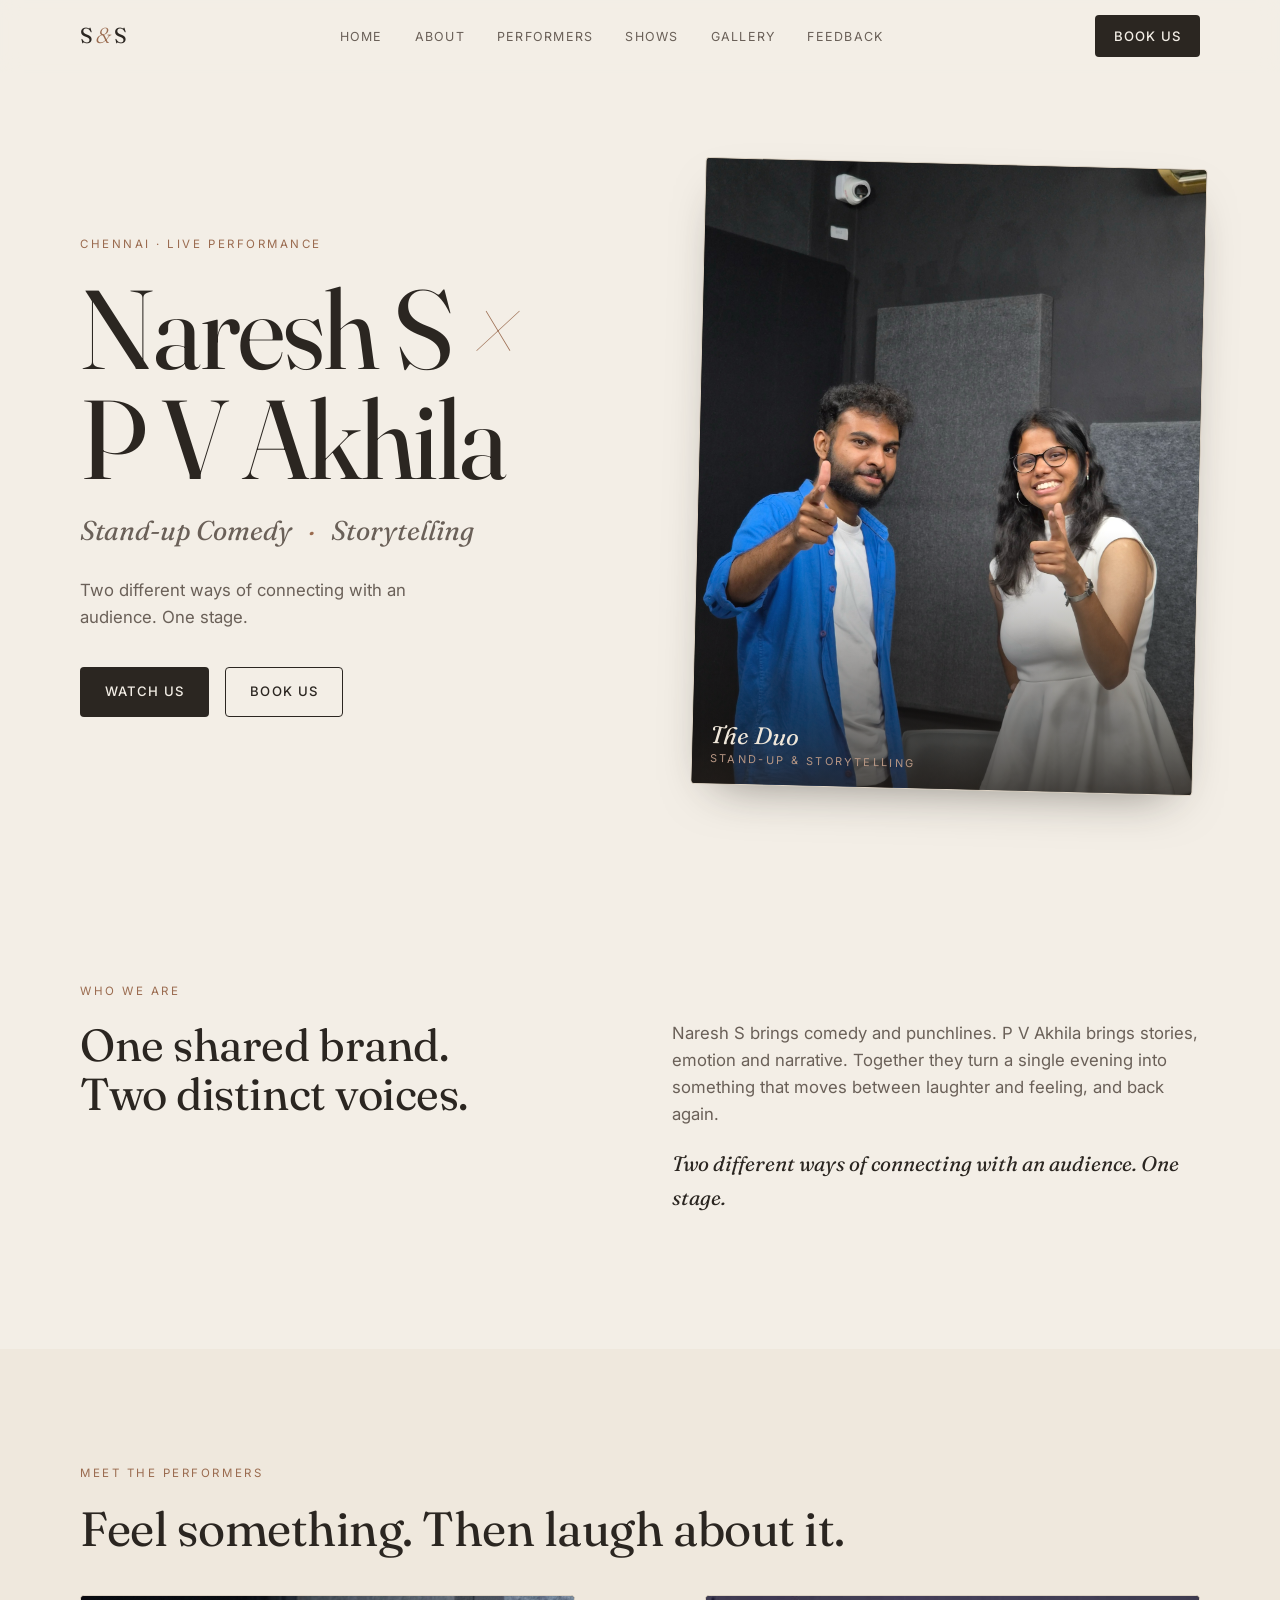
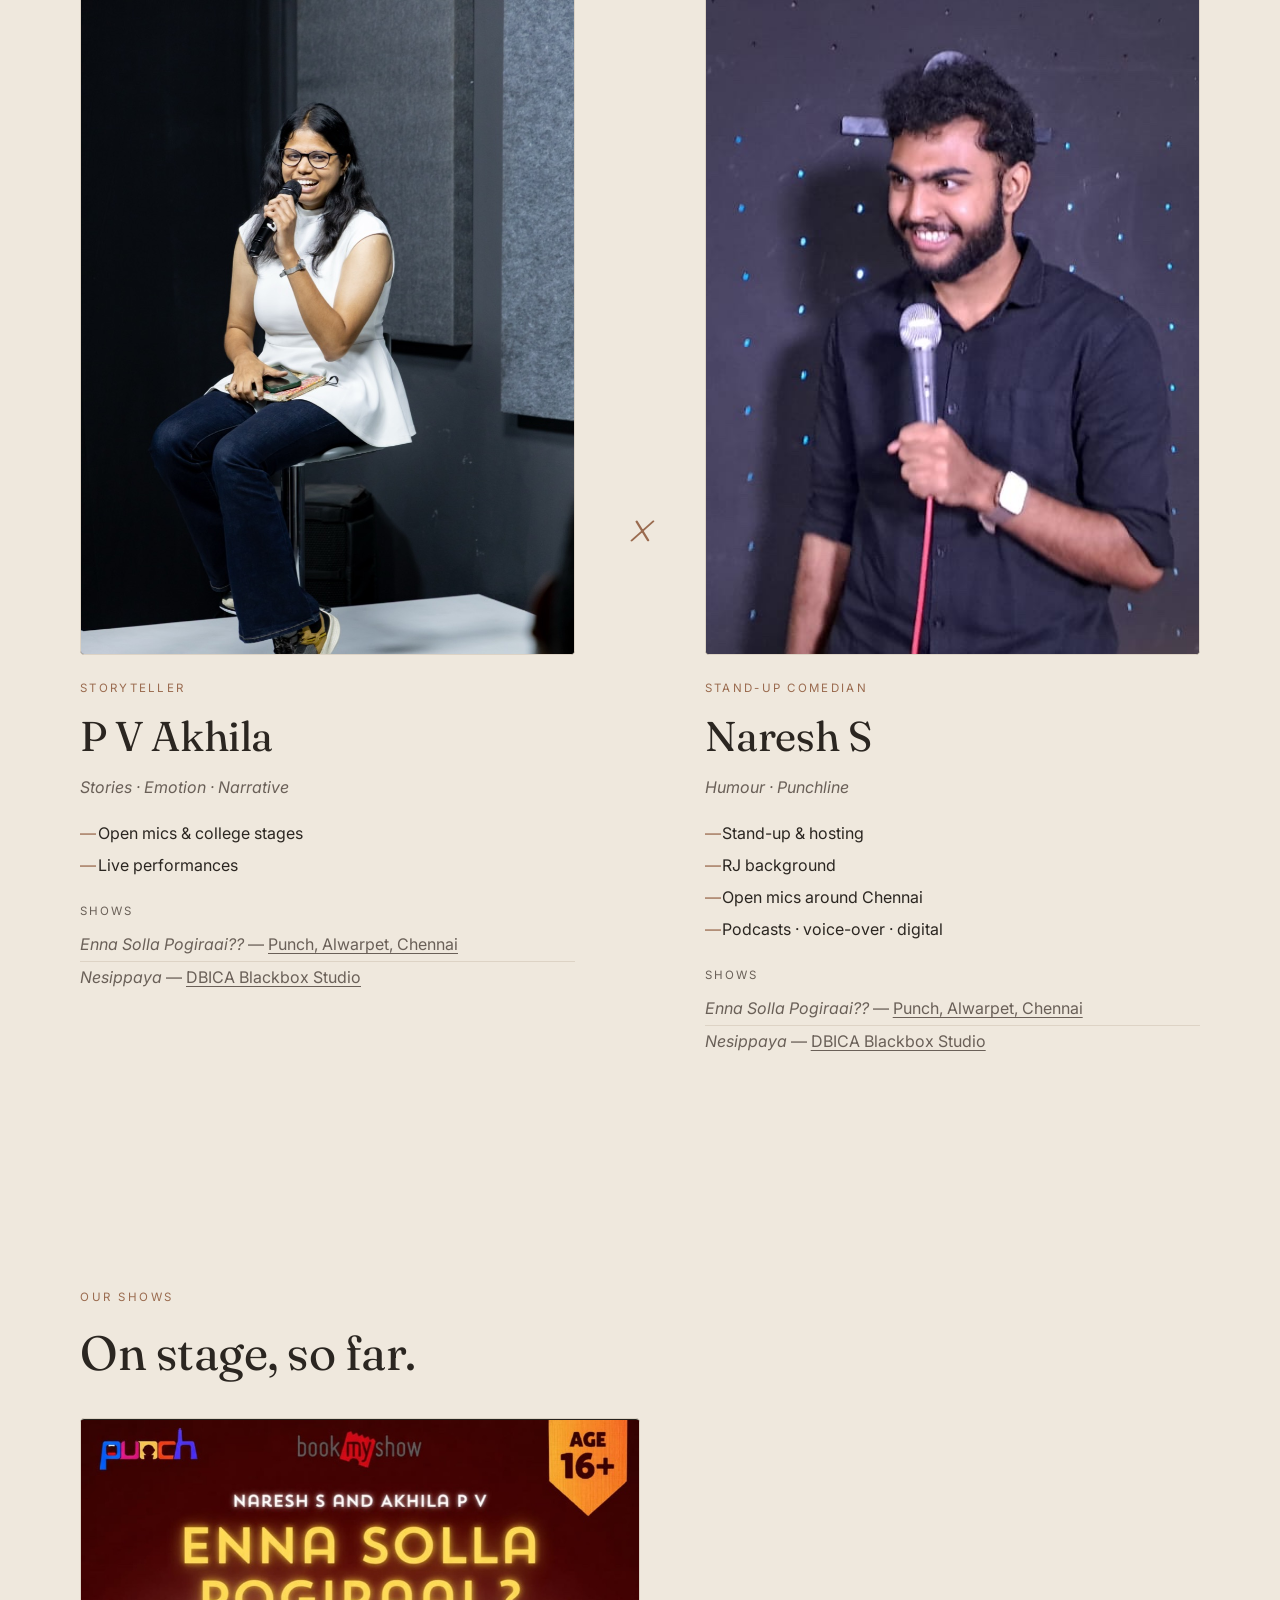
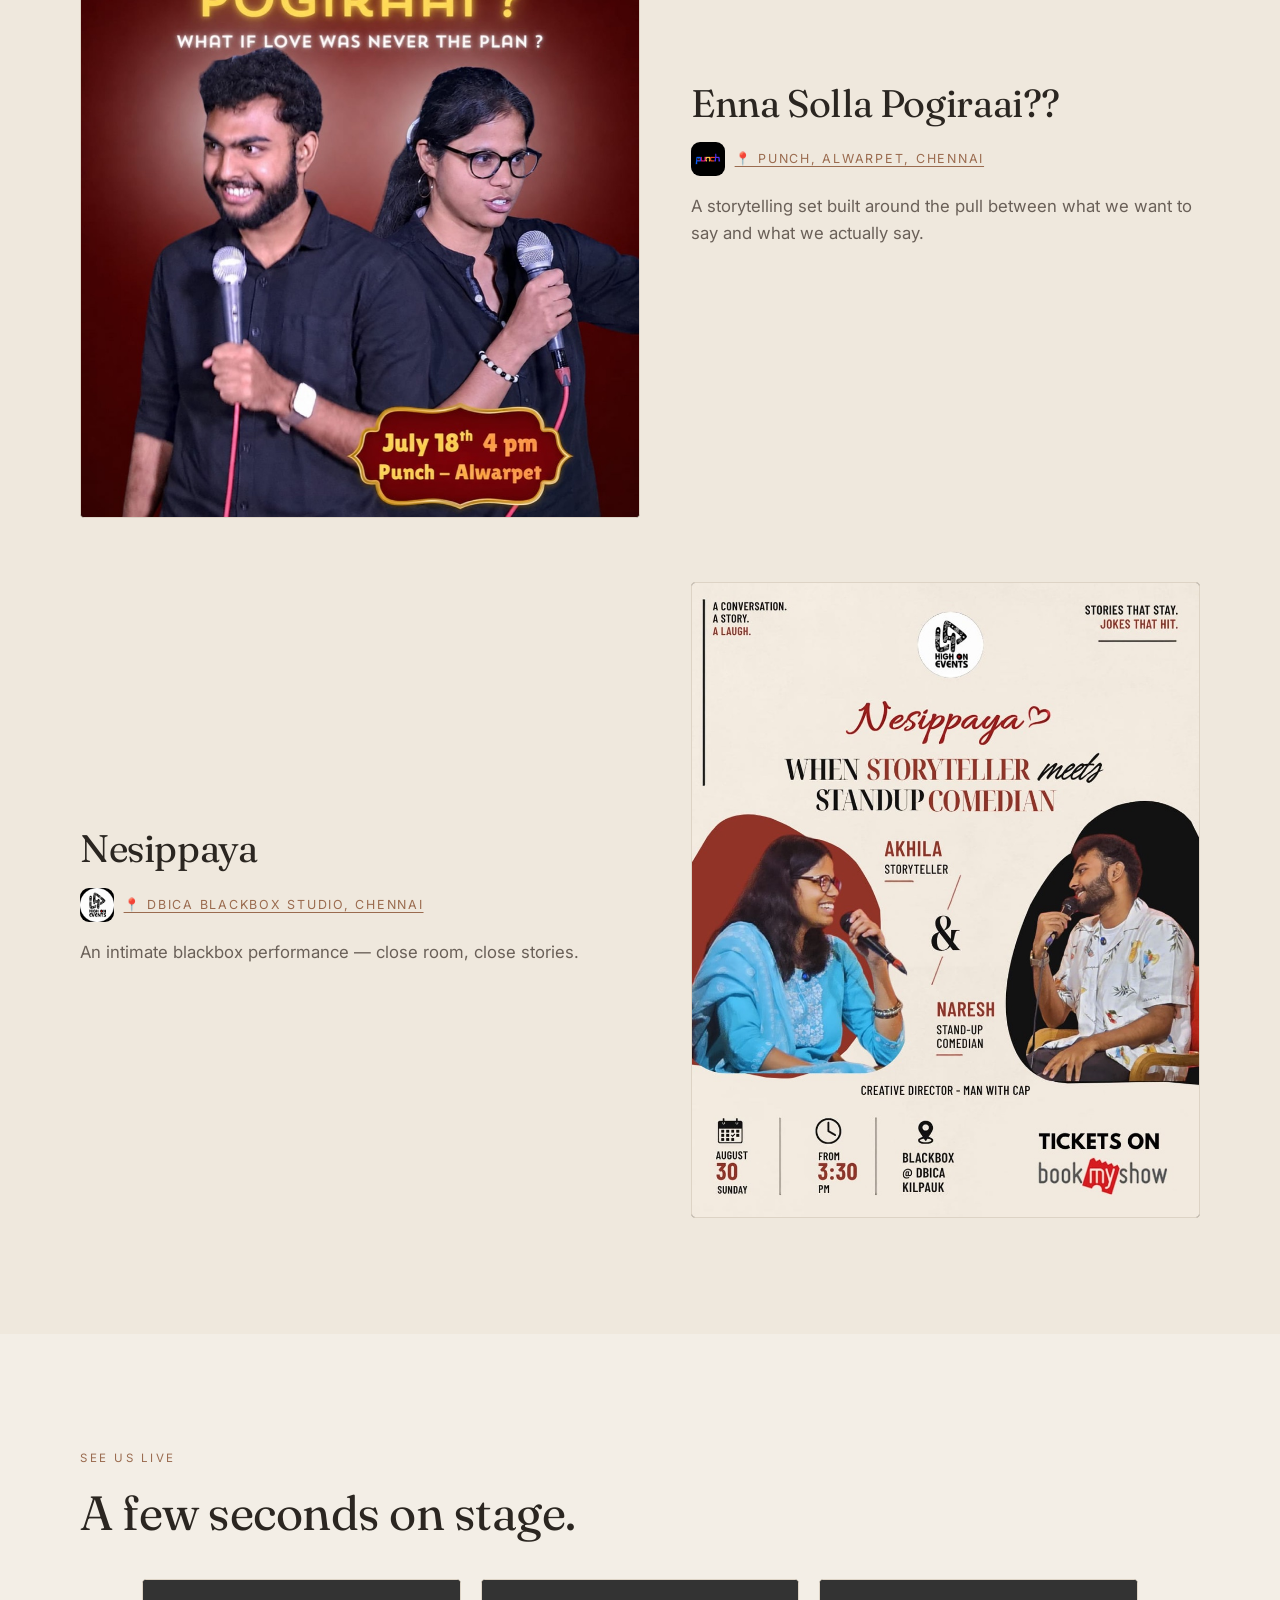
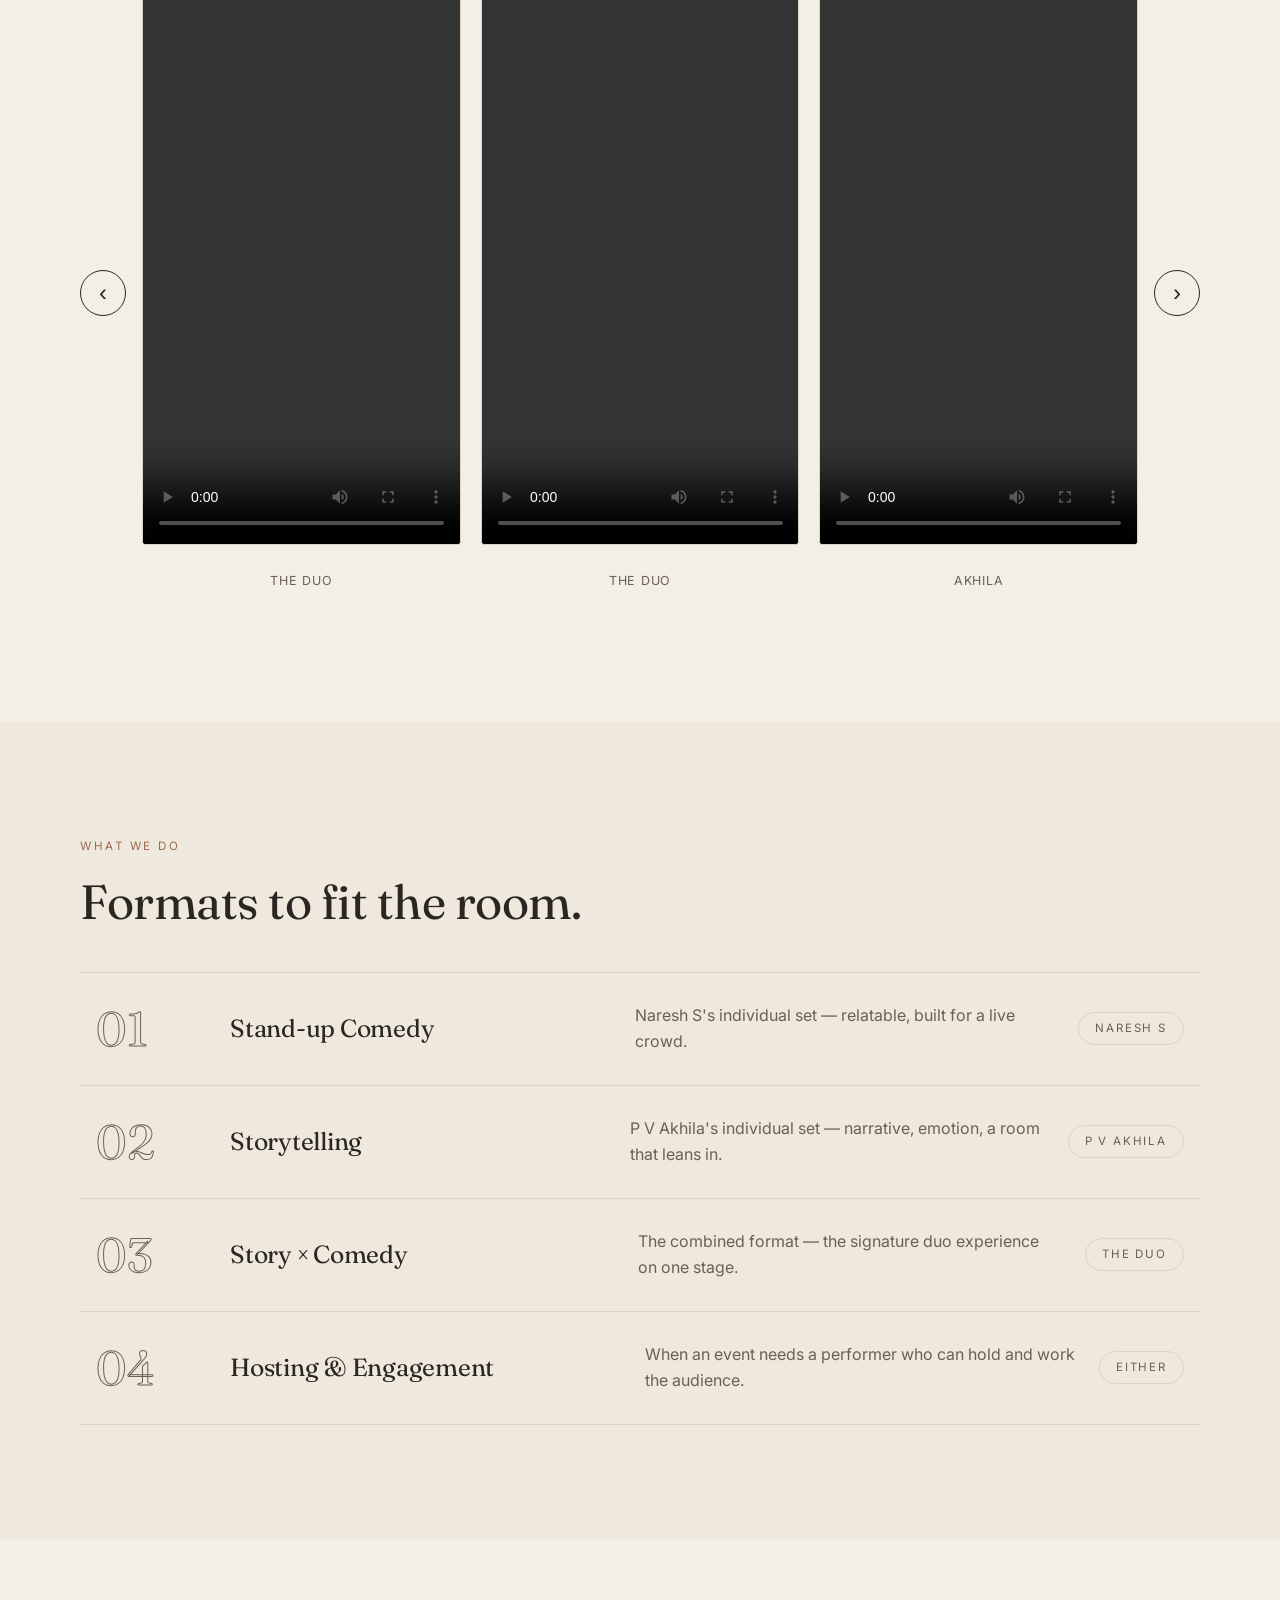
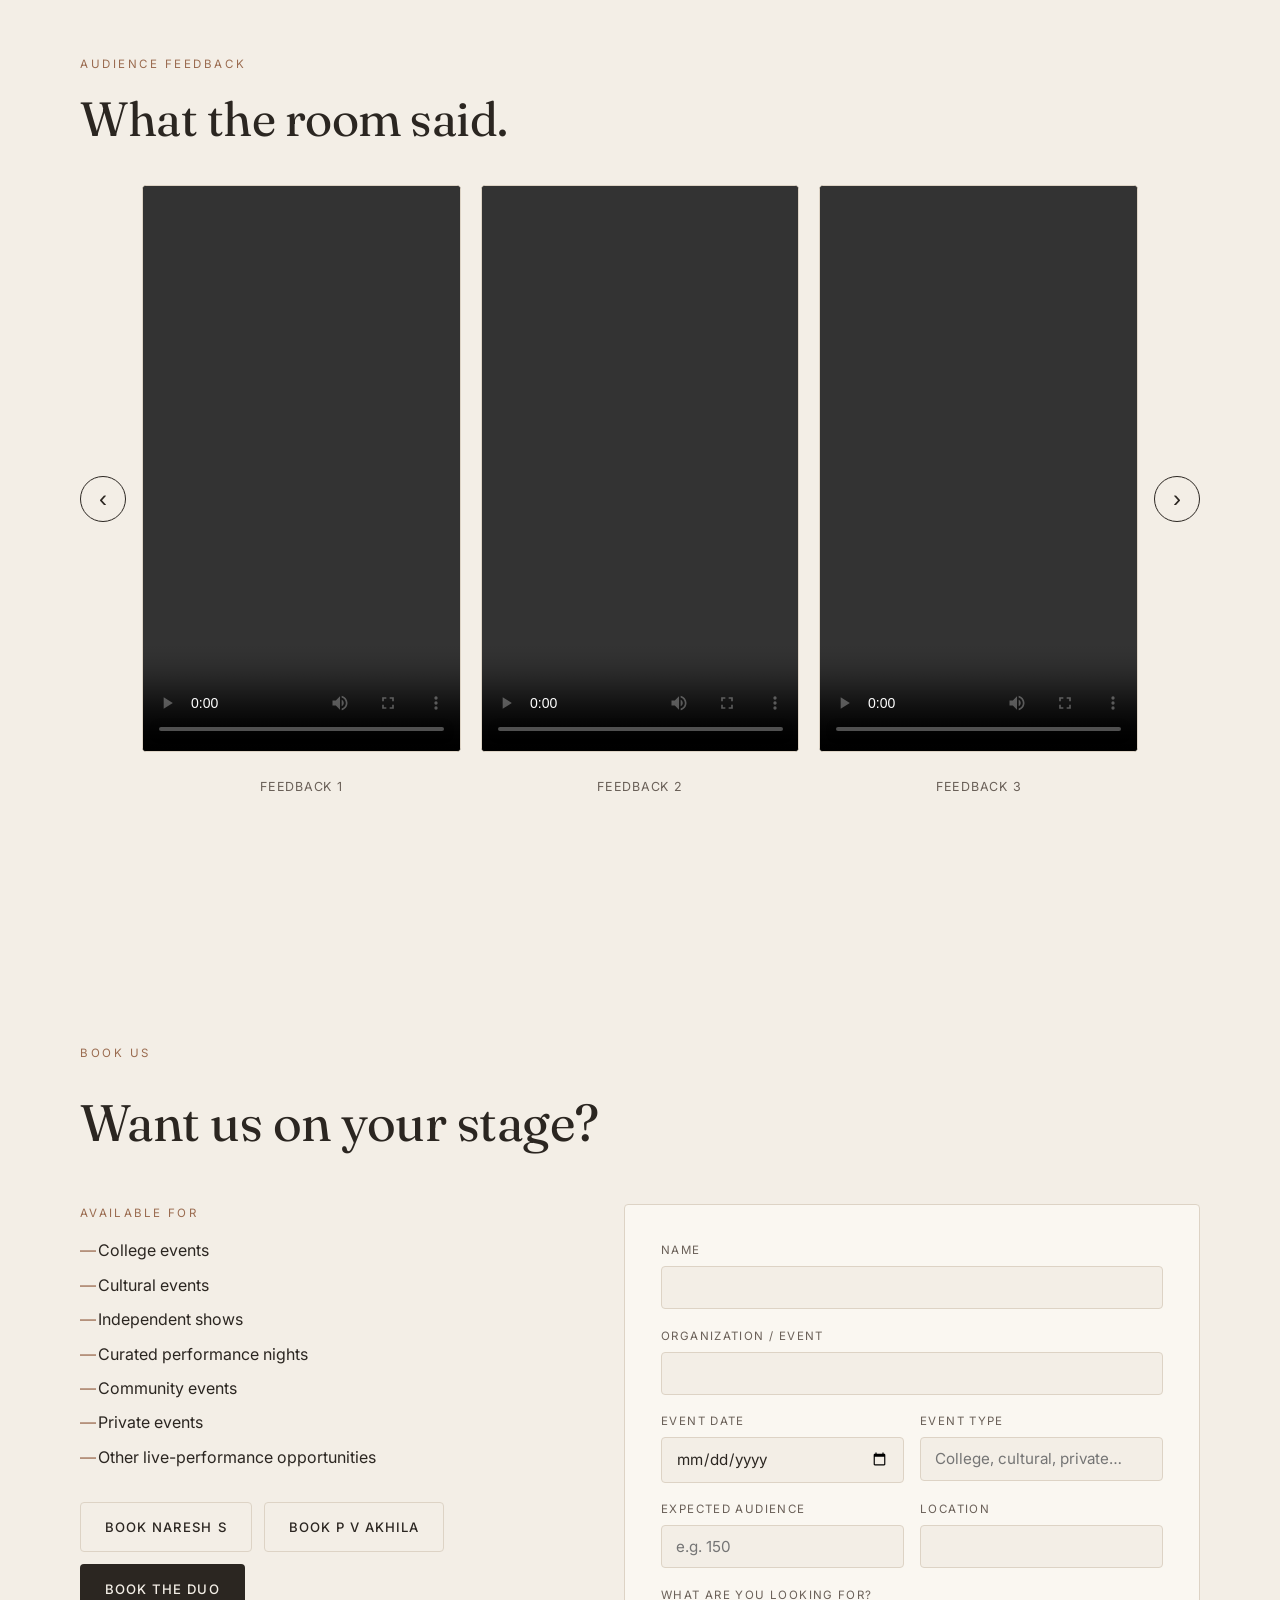
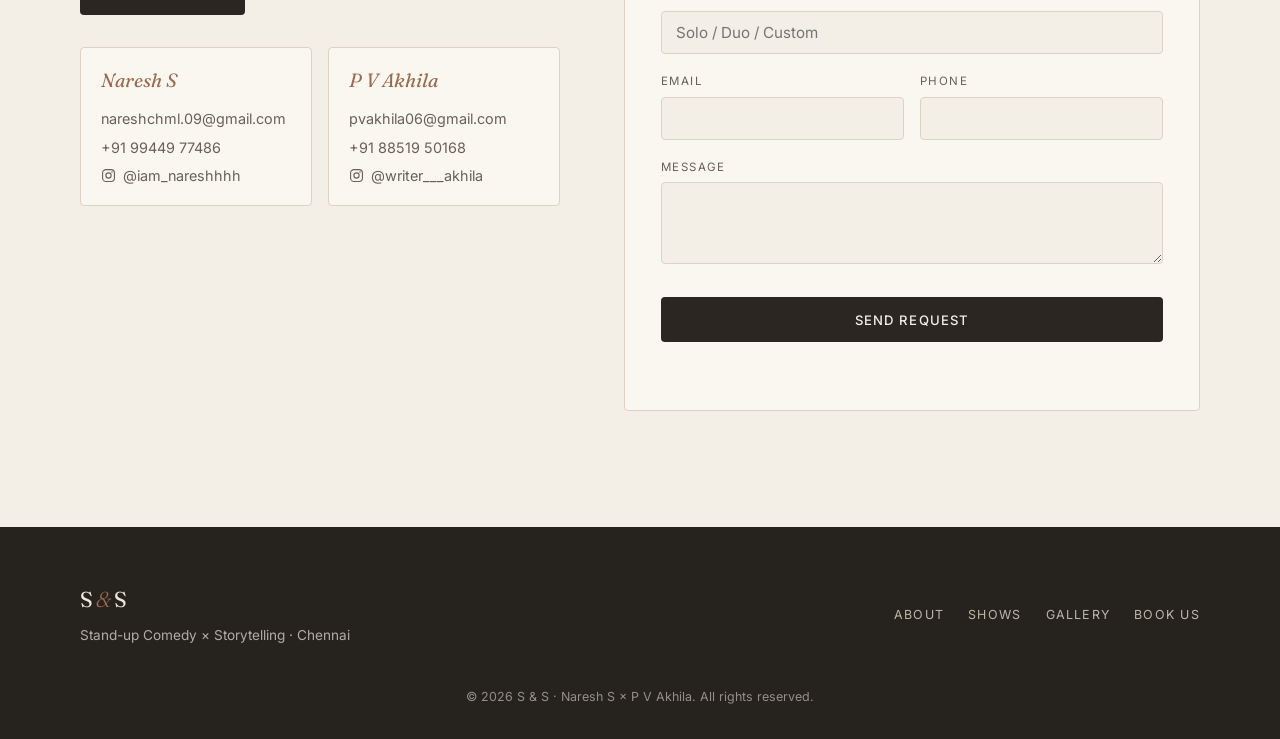
<file: index.html>
<!DOCTYPE html>
<html lang="en">
<head>
  <meta charset="UTF-8" />
  <meta name="viewport" content="width=device-width, initial-scale=1.0" />
  <title>S &amp; S — Stand-up Comedy × Storytelling | Naresh S × P V Akhila</title>
  <meta name="description" content="Naresh S × P V Akhila — one stage, two performance styles. Storytelling meets stand-up comedy. Available for college, cultural, and private events." />

  <!-- Open Graph / social preview -->
  <meta property="og:title" content="S & S — Stand-up Comedy × Storytelling" />
  <meta property="og:description" content="Where stories meet laughter. One stage, two performers." />
  <meta property="og:type" content="website" />

  <!-- Fonts: a clean serif display + humanist sans for body -->
  <link rel="preconnect" href="https://fonts.googleapis.com" />
  <link rel="preconnect" href="https://fonts.gstatic.com" crossorigin />
  <link href="https://fonts.googleapis.com/css2?family=Fraunces:ital,opsz,wght@0,9..144,300;0,9..144,400;0,9..144,500;1,9..144,400&family=Inter:wght@300;400;500;600&display=swap" rel="stylesheet" />

  <link rel="stylesheet" href="styles.css" />
</head>
<body>

  <!-- ===================== HEADER / NAV ===================== -->
  <header class="site-header" id="siteHeader">
    <div class="container header-inner">
      <a href="#home" class="brand" aria-label="S and S home">
        <span class="brand-mark">S<span class="brand-x">&amp;</span>S</span>
      </a>

      <nav class="nav" aria-label="Primary">
        <ul class="nav-list" id="navList">
          <li><a href="#home">Home</a></li>
          <li><a href="#about">About</a></li>
          <li><a href="#performers">Performers</a></li>
          <li><a href="#shows">Shows</a></li>
          <li><a href="gallery.html">Gallery</a></li>
          <li><a href="#feedback">Feedback</a></li>
        </ul>
      </nav>

      <a href="#book" class="btn btn-primary nav-cta">Book Us</a>

      <button class="nav-toggle" id="navToggle" aria-label="Open menu" aria-expanded="false" aria-controls="mobileMenu">
        <span></span><span></span><span></span>
      </button>
    </div>

    <!-- Mobile menu -->
    <div class="mobile-menu" id="mobileMenu" hidden>
      <a href="#home">Home</a>
      <a href="#about">About</a>
      <a href="#performers">Performers</a>
      <a href="#shows">Shows</a>
      <a href="gallery.html">Gallery</a>
      <a href="#feedback">Feedback</a>
      <a href="#book" class="btn btn-primary">Book Us</a>
    </div>
  </header>

  <main>

    <!-- ===================== HERO ===================== -->
    <section class="hero" id="home">
      <div class="container hero-grid">
        <div class="hero-copy">
          <p class="eyebrow reveal">Chennai · Live Performance</p>
          <h1 class="hero-title reveal">
            <span class="nowrap">Naresh S</span> <span class="amp">×</span> <span class="nowrap">P V Akhila</span>
          </h1>
          <p class="hero-sub reveal">Stand-up Comedy <span class="dot">·</span> Storytelling</p>
          <p class="hero-lede reveal">
            Two different ways of connecting with an audience. One stage.
          </p>
          <div class="hero-actions reveal">
            <a href="#watch" class="btn btn-primary">Watch Us</a>
            <a href="#book" class="btn btn-ghost">Book Us</a>
          </div>
        </div>

        <!-- Duo photo as a creative poster card on the right -->
        <div class="hero-poster reveal">
          <figure class="poster-card">
            <img src="assets/duo.jpg" alt="Naresh S and P V Akhila together at the studio, pointing at the camera" />
            <figcaption class="poster-caption">
              <span class="poster-tag">The Duo</span>
              <span class="poster-sub">Stand-up &amp; Storytelling</span>
            </figcaption>
          </figure>
        </div>
      </div>
    </section>

    <!-- ===================== WHO WE ARE ===================== -->
    <section class="section who" id="about">
      <div class="container">
        <p class="section-eyebrow reveal">Who We Are</p>
        <div class="who-grid">
          <h2 class="who-head reveal">
            One shared brand.<br />Two distinct voices.
          </h2>
          <div class="who-body reveal">
            <p>
              Naresh S brings comedy and punchlines. P V Akhila brings
              stories, emotion and narrative. Together they turn a single evening
              into something that moves between laughter and feeling, and back again.
            </p>
            <p class="who-line">
              Two different ways of connecting with an audience. One stage.
            </p>
          </div>
        </div>
      </div>
    </section>

    <!-- ===================== MEET THE PERFORMERS (50-50) ===================== -->
    <section class="section performers" id="performers">
      <div class="container">
        <p class="section-eyebrow reveal">Meet the Performers</p>
        <h2 class="section-title reveal">Feel something. Then laugh about it.</h2>

        <div class="performer-grid">
          <!-- P V AKHILA -->
          <article class="performer reveal">
            <div class="performer-photo">
              <img src="assets/akhila.jpg" alt="P V Akhila performing a storytelling set with a microphone" />
            </div>
            <div class="performer-info">
              <p class="performer-role">Storyteller</p>
              <h3 class="performer-name">P V Akhila</h3>
              <p class="performer-note">Stories · Emotion · Narrative</p>
              <ul class="performer-list">
                <li>Open mics &amp; college stages</li>
                <li>Live performances</li>
              </ul>
              <p class="performer-shows-label">Shows</p>
              <ul class="performer-shows">
                <li><em>Enna Solla Pogiraai??</em> — <a href="https://maps.google.com/?q=13.032952,80.250725" target="_blank" rel="noopener">Punch, Alwarpet, Chennai</a></li>
                <li><em>Nesippaya</em> — <a href="https://share.google/MlVk4KoKr5XiQ70pi" target="_blank" rel="noopener">DBICA Blackbox Studio</a></li>
              </ul>
            </div>
          </article>

          <!-- Center divider -->
          <div class="performer-vs reveal" aria-hidden="true"><span>×</span></div>

          <!-- NARESH S -->
          <article class="performer reveal">
            <div class="performer-photo">
              <img src="assets/naresh.jpg" alt="Naresh S performing a stand-up set with a microphone" />
            </div>
            <div class="performer-info">
              <p class="performer-role">Stand-up Comedian</p>
              <h3 class="performer-name">Naresh S</h3>
              <p class="performer-note">Humour · Punchline</p>
              <ul class="performer-list">
                <li>Stand-up &amp; hosting</li>
                <li>RJ background</li>
                <li>Open mics around Chennai</li>
                <li>Podcasts · voice-over · digital</li>
              </ul>
              <p class="performer-shows-label">Shows</p>
              <ul class="performer-shows">
                <li><em>Enna Solla Pogiraai??</em> — <a href="https://maps.google.com/?q=13.032952,80.250725" target="_blank" rel="noopener">Punch, Alwarpet, Chennai</a></li>
                <li><em>Nesippaya</em> — <a href="https://share.google/MlVk4KoKr5XiQ70pi" target="_blank" rel="noopener">DBICA Blackbox Studio</a></li>
              </ul>
            </div>
          </article>
        </div>
      </div>
    </section>

    <!-- ===================== OUR SHOWS ===================== -->
    <section class="section shows" id="shows">
      <div class="container">
        <p class="section-eyebrow reveal">Our Shows</p>
        <h2 class="section-title reveal">On stage, so far.</h2>

        <div class="show-list">
          <article class="show reveal">
            <div class="show-poster show-poster--full">
              <img src="assets/show-essp.jpg" alt="Enna Solla Pogiraai?? show poster — Punch, Alwarpet, July 18" />
            </div>
            <div class="show-info">
              <h3 class="show-name">Enna Solla Pogiraai??</h3>
              <p class="show-venue"><img src="assets/brand-punch.jpg" alt="Punch logo" class="venue-logo" /><a href="https://maps.google.com/?q=13.032952,80.250725" target="_blank" rel="noopener">📍 Punch, Alwarpet, Chennai</a></p>
              <p class="show-desc">
                A storytelling set built around the pull between what we want to
                say and what we actually say.
              </p>
            </div>
          </article>

          <article class="show reveal show--reverse">
            <div class="show-poster show-poster--full">
              <img src="assets/show-nesippaya.jpg" alt="Nesippaya show poster — Blackbox at DBICA, Kilpauk, August 30" />
            </div>
            <div class="show-info">
              <h3 class="show-name">Nesippaya</h3>
              <p class="show-venue"><img src="assets/brand-highonevents.jpg" alt="High On Events logo" class="venue-logo" /><a href="https://share.google/MlVk4KoKr5XiQ70pi" target="_blank" rel="noopener">📍 DBICA Blackbox Studio, Chennai</a></p>
              <p class="show-desc">
                An intimate blackbox performance — close room, close stories.
              </p>
            </div>
          </article>
        </div>
      </div>
    </section>

    <!-- ===================== WATCH US / SEE US LIVE ===================== -->
    <section class="section watch" id="watch">
      <div class="container">
        <p class="section-eyebrow reveal">See Us Live</p>
        <h2 class="section-title reveal">A few seconds on stage.</h2>

        <div class="feedback-carousel reveal">
          <button class="carousel-arrow" id="watchPrev" aria-label="Previous clip">&#8249;</button>
          <div class="carousel-viewport">
            <div class="carousel-track" id="watchTrack">
              <div class="carousel-slide">
                <video controls preload="metadata" playsinline src="watch-enna.mp4"></video>
                <span class="media-label">The Duo</span>
              </div>
              <div class="carousel-slide">
                <video controls preload="metadata" playsinline src="watch-nesipaya.mp4"></video>
                <span class="media-label">The Duo</span>
              </div>
              <div class="carousel-slide">
                <video controls preload="metadata" playsinline src="watch2.mp4"></video>
                <span class="media-label">Akhila</span>
              </div>
              <div class="carousel-slide">
                <video controls preload="metadata" playsinline src="watch3.mp4"></video>
                <span class="media-label">Naresh</span>
              </div>
              <div class="carousel-slide">
                <video controls preload="metadata" playsinline src="watch4.mp4"></video>
                <span class="media-label">Akhila</span>
              </div>
              <div class="carousel-slide">
                <video controls preload="metadata" playsinline src="watch5.mp4"></video>
                <span class="media-label">Naresh</span>
              </div>
            </div>
          </div>
          <button class="carousel-arrow" id="watchNext" aria-label="Next clip">&#8250;</button>
        </div>
      </div>
    </section>

    <!-- ===================== WHAT WE DO ===================== -->
    <section class="section do" id="what-we-do">
      <div class="container">
        <p class="section-eyebrow reveal">What We Do</p>
        <h2 class="section-title reveal">Formats to fit the room.</h2>

        <div class="format-list">
          <article class="format-row reveal">
            <span class="format-num" aria-hidden="true">01</span>
            <h3 class="format-name">Stand-up Comedy</h3>
            <p class="format-desc">Naresh S's individual set — relatable, built for a live crowd.</p>
            <span class="format-who">Naresh S</span>
          </article>
          <article class="format-row reveal">
            <span class="format-num" aria-hidden="true">02</span>
            <h3 class="format-name">Storytelling</h3>
            <p class="format-desc">P V Akhila's individual set — narrative, emotion, a room that leans in.</p>
            <span class="format-who">P V Akhila</span>
          </article>
          <article class="format-row reveal">
            <span class="format-num" aria-hidden="true">03</span>
            <h3 class="format-name">Story × Comedy</h3>
            <p class="format-desc">The combined format — the signature duo experience on one stage.</p>
            <span class="format-who">The Duo</span>
          </article>
          <article class="format-row reveal">
            <span class="format-num" aria-hidden="true">04</span>
            <h3 class="format-name">Hosting &amp; Engagement</h3>
            <p class="format-desc">When an event needs a performer who can hold and work the audience.</p>
            <span class="format-who">Either</span>
          </article>
        </div>
      </div>
    </section>

    <!-- ===================== AUDIENCE FEEDBACK ===================== -->
    <section class="section feedback" id="feedback">
      <div class="container">
        <p class="section-eyebrow reveal">Audience Feedback</p>
        <h2 class="section-title reveal">What the room said.</h2>

        <div class="feedback-carousel reveal">
          <button class="carousel-arrow" id="fbPrev" aria-label="Previous feedback">&#8249;</button>
          <div class="carousel-viewport">
            <div class="carousel-track" id="fbTrack">
              <div class="carousel-slide">
                <video controls preload="metadata" playsinline src="feedback1.mp4"></video>
                <span class="media-label">Feedback 1</span>
              </div>
              <div class="carousel-slide">
                <video controls preload="metadata" playsinline src="feedback2.mp4"></video>
                <span class="media-label">Feedback 2</span>
              </div>
              <div class="carousel-slide">
                <video controls preload="metadata" playsinline src="feedback3.mp4"></video>
                <span class="media-label">Feedback 3</span>
              </div>
              <div class="carousel-slide">
                <video controls preload="metadata" playsinline src="feedback4.mp4"></video>
                <span class="media-label">Feedback 4</span>
              </div>
              <div class="carousel-slide">
                <video controls preload="metadata" playsinline src="feedback5.mp4"></video>
                <span class="media-label">Feedback 5</span>
              </div>
              <div class="carousel-slide">
                <video controls preload="metadata" playsinline src="feedback6.mp4"></video>
                <span class="media-label">Feedback 6</span>
              </div>
            </div>
          </div>
          <button class="carousel-arrow" id="fbNext" aria-label="Next feedback">&#8250;</button>
        </div>
      </div>
    </section>

    <!-- ===================== BOOK / CONTACT ===================== -->
    <section class="section book" id="book">
      <div class="container">
        <p class="section-eyebrow reveal">Book Us</p>
        <h2 class="book-title reveal">Want us on your stage?</h2>

        <div class="book-grid">
          <div class="book-left reveal">
            <p class="book-avail-label">Available for</p>
            <ul class="book-avail">
              <li>College events</li>
              <li>Cultural events</li>
              <li>Independent shows</li>
              <li>Curated performance nights</li>
              <li>Community events</li>
              <li>Private events</li>
              <li>Other live-performance opportunities</li>
            </ul>

            <div class="book-cta-row">
              <a href="#form" class="btn btn-outline" data-book="Naresh S">Book Naresh S</a>
              <a href="#form" class="btn btn-outline" data-book="P V Akhila">Book P V Akhila</a>
              <a href="#form" class="btn btn-primary" data-book="The Duo">Book the Duo</a>
            </div>

            <div class="contact-direct">
              <div class="contact-card">
                <p class="contact-who">Naresh S</p>
                <a href="mailto:nareshchml.09@gmail.com">nareshchml.09@gmail.com</a>
                <a href="tel:+919944977486">+91 99449 77486</a>
                <a class="contact-ig" href="https://www.instagram.com/iam_nareshhhh" target="_blank" rel="noopener" aria-label="Naresh S on Instagram">
                  <svg viewBox="0 0 24 24" width="15" height="15" fill="none" stroke="currentColor" stroke-width="1.8" stroke-linecap="round" stroke-linejoin="round" aria-hidden="true"><rect x="2.5" y="2.5" width="19" height="19" rx="5.5"/><circle cx="12" cy="12" r="4.2"/><circle cx="17.6" cy="6.4" r="1.2" fill="currentColor" stroke="none"/></svg>
                  <span>@iam_nareshhhh</span>
                </a>
              </div>
              <div class="contact-card">
                <p class="contact-who">P V Akhila</p>
                <a href="mailto:pvakhila06@gmail.com">pvakhila06@gmail.com</a>
                <a href="tel:+918851950168">+91 88519 50168</a>
                <a class="contact-ig" href="https://www.instagram.com/writer___akhila" target="_blank" rel="noopener" aria-label="P V Akhila on Instagram">
                  <svg viewBox="0 0 24 24" width="15" height="15" fill="none" stroke="currentColor" stroke-width="1.8" stroke-linecap="round" stroke-linejoin="round" aria-hidden="true"><rect x="2.5" y="2.5" width="19" height="19" rx="5.5"/><circle cx="12" cy="12" r="4.2"/><circle cx="17.6" cy="6.4" r="1.2" fill="currentColor" stroke="none"/></svg>
                  <span>@writer___akhila</span>
                </a>
              </div>
            </div>
          </div>

          <!-- Contact form: submits by opening a pre-filled email (no backend needed).
               Recipient is chosen from the Book buttons via data-mailto on the form. -->
          <form class="book-form reveal" id="form"
                data-mail-naresh="nareshchml.09@gmail.com"
                data-mail-akhila="pvakhila06@gmail.com">
            <div class="field">
              <label for="f-name">Name</label>
              <input type="text" id="f-name" name="name" required />
            </div>
            <div class="field">
              <label for="f-org">Organization / Event</label>
              <input type="text" id="f-org" name="organization" />
            </div>
            <div class="field-row">
              <div class="field">
                <label for="f-date">Event date</label>
                <input type="date" id="f-date" name="event_date" />
              </div>
              <div class="field">
                <label for="f-type">Event type</label>
                <input type="text" id="f-type" name="event_type" placeholder="College, cultural, private…" />
              </div>
            </div>
            <div class="field-row">
              <div class="field">
                <label for="f-audience">Expected audience</label>
                <input type="text" id="f-audience" name="audience" placeholder="e.g. 150" />
              </div>
              <div class="field">
                <label for="f-location">Location</label>
                <input type="text" id="f-location" name="location" />
              </div>
            </div>
            <div class="field">
              <label for="f-looking">What are you looking for?</label>
              <input type="text" id="f-looking" name="looking_for" placeholder="Solo / Duo / Custom" />
              <!-- Set by the Book buttons; hidden so it posts cleanly -->
              <input type="hidden" id="f-booking" name="booking_choice" value="" />
            </div>
            <div class="field-row">
              <div class="field">
                <label for="f-email">Email</label>
                <input type="email" id="f-email" name="email" required />
              </div>
              <div class="field">
                <label for="f-phone">Phone</label>
                <input type="tel" id="f-phone" name="phone" />
              </div>
            </div>
            <div class="field">
              <label for="f-message">Message</label>
              <textarea id="f-message" name="message" rows="3"></textarea>
            </div>

            <button type="submit" class="btn btn-primary btn-block">Send Request</button>
            <p class="form-note" id="formNote" role="status"></p>
          </form>
        </div>
      </div>
    </section>
  </main>

  <!-- ===================== FOOTER ===================== -->
  <footer class="site-footer">
    <div class="container footer-inner">
      <div class="footer-brand">
        <span class="brand-mark">S<span class="brand-x">&amp;</span>S</span>
        <p>Stand-up Comedy × Storytelling · Chennai</p>
      </div>
      <div class="footer-links">
        <a href="#about">About</a>
        <a href="#shows">Shows</a>
        <a href="gallery.html">Gallery</a>
        <a href="#book">Book Us</a>
      </div>
    </div>
    <p class="footer-copy">© <span id="year"></span> S &amp; S · Naresh S × P V Akhila. All rights reserved.</p>
  </footer>

  <script src="script.js"></script>
</body>
</html>
</file>
<file: styles.css>
/* ============================================================
   Naresh × Akhila — beige / minimalist / formal
   ============================================================ */

:root {
  /* Palette — warm beige, ink, muted accents */
  --bg:        #f3eee6;   /* page beige */
  --bg-soft:   #efe8dd;   /* soft panels */
  --bg-card:   #faf7f1;   /* raised cards */
  --ink:       #2b2621;   /* near-black warm */
  --ink-soft:  #6a6058;   /* muted text */
  --line:      #ddd3c5;   /* hairlines */
  --accent:    #9a6b4f;   /* terracotta-brown accent */
  --accent-2:  #4a4b3f;   /* olive-ink (storytelling) */
  --dark:      #26231e;   /* dark surfaces */
  --dark-ink:  #efe7da;   /* text on dark */

  --maxw: 1120px;
  --radius: 4px;
  --ease: cubic-bezier(0.22, 1, 0.36, 1);

  --font-display: "Fraunces", Georgia, "Times New Roman", serif;
  --font-body: "Inter", system-ui, -apple-system, sans-serif;
}

/* ---------- Reset ---------- */
*, *::before, *::after { box-sizing: border-box; }
html { scroll-behavior: smooth; -webkit-text-size-adjust: 100%; }
body {
  margin: 0;
  background: var(--bg);
  color: var(--ink);
  font-family: var(--font-body);
  font-weight: 400;
  line-height: 1.6;
  -webkit-font-smoothing: antialiased;
  text-rendering: optimizeLegibility;
}
img { max-width: 100%; display: block; }
a { color: inherit; text-decoration: none; }
ul, ol { margin: 0; padding: 0; list-style: none; }
h1, h2, h3 { margin: 0; font-family: var(--font-display); font-weight: 400; letter-spacing: -0.01em; }

.container { width: min(100% - 2.5rem, var(--maxw)); margin-inline: auto; }

/* ---------- Buttons ---------- */
.btn {
  display: inline-flex;
  align-items: center;
  justify-content: center;
  gap: .5rem;
  padding: .85rem 1.5rem;
  font-family: var(--font-body);
  font-size: .82rem;
  font-weight: 500;
  letter-spacing: .08em;
  text-transform: uppercase;
  border-radius: var(--radius);
  border: 1px solid transparent;
  cursor: pointer;
  transition: all .3s var(--ease);
  white-space: nowrap;
}
.btn-primary { background: var(--ink); color: var(--bg); }
.btn-primary:hover { background: var(--accent); }
.btn-ghost { background: transparent; color: var(--ink); border-color: var(--ink); }
.btn-ghost:hover { background: var(--ink); color: var(--bg); }
.btn-outline { background: transparent; color: var(--ink); border-color: var(--line); }
.btn-outline:hover { border-color: var(--ink); background: var(--bg-card); }
.btn-block { width: 100%; margin-top: .5rem; }

/* ---------- Header ---------- */
.site-header {
  position: sticky;
  top: 0;
  z-index: 50;
  background: color-mix(in srgb, var(--bg) 85%, transparent);
  backdrop-filter: blur(10px);
  border-bottom: 1px solid transparent;
  transition: border-color .3s var(--ease), background .3s var(--ease);
}
.site-header.scrolled { border-bottom-color: var(--line); }
.header-inner { display: flex; align-items: center; justify-content: space-between; height: 72px; }

.brand-mark { font-family: var(--font-display); font-size: 1.35rem; letter-spacing: .02em; }
.brand-x { color: var(--accent); margin: 0 .12em; font-style: italic; font-weight: 300; }

.nav-list { display: flex; gap: 2rem; }
.nav-list a {
  font-size: .78rem;
  letter-spacing: .1em;
  text-transform: uppercase;
  color: var(--ink-soft);
  position: relative;
  padding: .25rem 0;
  transition: color .25s var(--ease);
}
.nav-list a::after {
  content: "";
  position: absolute;
  left: 0; bottom: -2px;
  width: 0; height: 1px;
  background: var(--accent);
  transition: width .3s var(--ease);
}
.nav-list a:hover { color: var(--ink); }
.nav-list a:hover::after { width: 100%; }

.nav-cta { padding: .6rem 1.1rem; }

/* Mobile toggle */
.nav-toggle {
  display: none;
  flex-direction: column;
  gap: 5px;
  background: none;
  border: 0;
  cursor: pointer;
  padding: 8px;
}
.nav-toggle span { width: 24px; height: 2px; background: var(--ink); transition: all .3s var(--ease); }
.nav-toggle.open span:nth-child(1) { transform: translateY(7px) rotate(45deg); }
.nav-toggle.open span:nth-child(2) { opacity: 0; }
.nav-toggle.open span:nth-child(3) { transform: translateY(-7px) rotate(-45deg); }

.mobile-menu { display: none; flex-direction: column; gap: .25rem; padding: 1rem 1.25rem 1.5rem; border-bottom: 1px solid var(--line); }
.mobile-menu a { padding: .75rem .25rem; font-size: .9rem; letter-spacing: .06em; text-transform: uppercase; color: var(--ink-soft); border-bottom: 1px solid var(--line); }
.mobile-menu a:last-child { border-bottom: 0; margin-top: .75rem; }
.mobile-menu .btn { color: var(--bg); }

/* ---------- Section scaffolding ---------- */
.section { padding: clamp(4rem, 9vw, 8rem) 0; }
.section-eyebrow,
.eyebrow {
  font-size: .72rem;
  letter-spacing: .22em;
  text-transform: uppercase;
  color: var(--accent);
  margin: 0 0 1.25rem;
}
.section-eyebrow.light { color: color-mix(in srgb, var(--accent) 60%, #fff); }
.section-title { font-size: clamp(1.9rem, 4vw, 3rem); line-height: 1.08; margin-bottom: 1rem; }
.section-lede { max-width: 46ch; color: var(--ink-soft); margin: 0 0 2.5rem; }

/* ---------- Hero ---------- */
.hero { padding-top: clamp(3rem, 7vw, 6rem); padding-bottom: clamp(3rem, 6vw, 5rem); }
.hero-inner { text-align: center; }
.hero-title {
  font-size: clamp(2.8rem, 10vw, 7rem);
  line-height: 0.98;
  letter-spacing: -0.02em;
}
.hero-title .amp { color: var(--accent); font-style: italic; font-weight: 300; }
.hero-sub {
  font-family: var(--font-display);
  font-style: italic;
  font-size: clamp(1.1rem, 3vw, 1.7rem);
  color: var(--ink-soft);
  margin: 1rem 0 0;
}
.hero-sub .dot { color: var(--accent); margin: 0 .4em; }
.hero-lede { max-width: 30ch; margin: 1.5rem auto 2.25rem; color: var(--ink-soft); font-size: 1.05rem; }
.hero-actions { display: flex; gap: 1rem; justify-content: center; flex-wrap: wrap; }

/* Two-column hero: copy left, duo poster right */
.hero-grid {
  display: grid;
  grid-template-columns: 1.05fr 0.95fr;
  gap: clamp(2rem, 5vw, 4.5rem);
  align-items: center;
}
.hero-copy { text-align: left; }
.hero-copy .hero-lede { margin-left: 0; margin-right: 0; }
.hero-copy .hero-actions { justify-content: flex-start; }

/* Duo photo styled as a creative poster card */
.hero-poster { perspective: 1200px; }
.poster-card {
  margin: 0;
  position: relative;
  aspect-ratio: 4 / 5;
  border-radius: var(--radius);
  overflow: hidden;
  border: 1px solid var(--line);
  background: var(--dark);
  box-shadow: 0 20px 50px -24px rgba(38, 35, 30, 0.55);
  transform: rotate(1.4deg);
  transition: transform .5s var(--ease);
}
.hero-poster:hover .poster-card { transform: rotate(0deg) translateY(-4px); }
.poster-card img {
  width: 100%;
  height: 100%;
  object-fit: cover;
  object-position: center 30%;
  display: block;
}
.poster-card::after {
  content: "";
  position: absolute;
  inset: 0;
  pointer-events: none;
  background: linear-gradient(to top, rgba(26,23,20,.72) 0%, rgba(26,23,20,0) 42%);
}
.poster-caption {
  position: absolute;
  left: 1.1rem;
  bottom: 1rem;
  z-index: 2;
  display: flex;
  flex-direction: column;
  gap: .15rem;
  color: var(--dark-ink);
}
.poster-tag {
  font-family: var(--font-display);
  font-style: italic;
  font-size: 1.5rem;
  line-height: 1;
}
.poster-sub {
  font-size: .68rem;
  letter-spacing: .22em;
  text-transform: uppercase;
  color: color-mix(in srgb, var(--accent) 70%, #fff);
}

@media (max-width: 820px) {
  .hero-grid { grid-template-columns: 1fr; gap: 2.5rem; }
  .hero-copy { text-align: center; }
  .hero-copy .hero-lede { margin-left: auto; margin-right: auto; }
  .hero-copy .hero-actions { justify-content: center; }
  .hero-poster { max-width: 380px; margin: 0 auto; width: 100%; }
}

/* Media placeholder styling (shared) */
.media-label {
  font-size: .78rem;
  letter-spacing: .06em;
  color: var(--ink-soft);
  text-transform: uppercase;
  text-align: center;
  padding: 1rem;
}
[data-media] { position: relative; background: var(--bg-soft); }
[data-media]::before {
  content: "";
  position: absolute; inset: 0;
  background-image:
    linear-gradient(45deg, color-mix(in srgb, var(--line) 60%, transparent) 25%, transparent 25%, transparent 75%, color-mix(in srgb, var(--line) 60%, transparent) 75%),
    linear-gradient(45deg, color-mix(in srgb, var(--line) 60%, transparent) 25%, transparent 25%, transparent 75%, color-mix(in srgb, var(--line) 60%, transparent) 75%);
  background-size: 22px 22px;
  background-position: 0 0, 11px 11px;
  opacity: .35;
}
[data-media] > * { position: relative; z-index: 1; }

/* ---------- Who We Are ---------- */
.who-grid { display: grid; grid-template-columns: 1fr 1fr; gap: clamp(2rem, 5vw, 5rem); align-items: start; }
.who-head { font-size: clamp(1.8rem, 4vw, 2.8rem); line-height: 1.1; }
.who-body p { color: var(--ink-soft); margin: 0 0 1.25rem; font-size: 1.05rem; }
.who-line { font-family: var(--font-display); font-style: italic; font-size: 1.3rem !important; color: var(--ink) !important; }

/* ---------- Performers (50-50) ---------- */
.performers { background: var(--bg-soft); }
.performer-grid {
  display: grid;
  grid-template-columns: 1fr auto 1fr;
  gap: clamp(1.5rem, 4vw, 3.5rem);
  align-items: start;
  margin-top: 2.5rem;
}
.performer-photo {
  aspect-ratio: 3 / 4;
  border: 1px solid var(--line);
  border-radius: var(--radius);
  display: grid; place-items: center;
  margin-bottom: 1.5rem;
  overflow: hidden;
  background: var(--dark);
}
.performer-photo img {
  width: 100%;
  height: 100%;
  object-fit: cover;
  display: block;
}
/* Akhila: centered seated shot */
#performers .performer:first-of-type .performer-photo img { object-position: center 30%; }
/* Naresh: wide shot, anchor on his face (upper area) so he isn't cropped out */
#performers .performer:last-of-type .performer-photo img { object-position: center 22%; }
.performer-role { font-size: .72rem; letter-spacing: .2em; text-transform: uppercase; color: var(--accent); margin: 0 0 .35rem; }
.performer-name { font-size: clamp(1.8rem, 3.5vw, 2.6rem); }
.performer-note { font-style: italic; color: var(--ink-soft); margin: .35rem 0 1.25rem; }
.performer-list { display: flex; flex-direction: column; gap: .4rem; margin-bottom: 1.5rem; }
.performer-list li { padding-left: 1.1rem; position: relative; color: var(--ink); }
.performer-list li::before { content: "—"; position: absolute; left: 0; color: var(--accent); }
.performer-shows-label { font-size: .72rem; letter-spacing: .18em; text-transform: uppercase; color: var(--ink-soft); margin: 0 0 .5rem; }
.performer-shows li { color: var(--ink-soft); padding: .2rem 0; border-top: 1px solid var(--line); }
.performer-shows li:first-child { border-top: 0; }

.performer-vs {
  align-self: center;
  font-family: var(--font-display);
  font-size: clamp(2rem, 5vw, 3.5rem);
  font-style: italic;
  color: var(--accent);
  padding-top: 25%;
}

/* ---------- Shows ---------- */
.shows { background: var(--bg-soft); }
.show-list { display: flex; flex-direction: column; gap: clamp(2.5rem, 5vw, 4rem); margin-top: 2.5rem; }
.show { display: grid; grid-template-columns: 1.1fr 1fr; gap: clamp(1.5rem, 4vw, 3.5rem); align-items: center; }
.show--reverse .show-poster { order: 2; }
.show-poster {
  aspect-ratio: 4 / 3;
  border: 1px solid var(--line);
  border-radius: var(--radius);
  display: grid; place-items: center;
  overflow: hidden;
}
/* Full designed posters: show the whole thing (no text cropped), nicely matted */
.show-poster--full {
  aspect-ratio: 4 / 5;
  background: var(--dark);
  padding: 0;
}
.show-poster--full img {
  width: 100%;
  height: 100%;
  object-fit: contain;
  display: block;
}
.show-name { font-size: clamp(1.6rem, 3.5vw, 2.4rem); }
.show-venue { display: flex; align-items: center; gap: .6rem; font-size: .78rem; letter-spacing: .14em; text-transform: uppercase; color: var(--accent); margin: .5rem 0 1rem; }
.venue-logo { width: 34px; height: 34px; border-radius: 9px; object-fit: cover; flex: none; }
.show-desc { color: var(--ink-soft); font-size: 1.05rem; }

/* Production brand logo under each show */
.show-brand { display: flex; align-items: center; gap: .8rem; margin: 1.25rem 0 0; }
.show-brand img { width: 54px; height: 54px; object-fit: cover; border-radius: 12px; border: 1px solid var(--line); background: #fff; flex: none; }
.show-brand span { font-size: .76rem; letter-spacing: .12em; text-transform: uppercase; color: var(--ink-soft); }

/* ---------- Watch / clips ---------- */
.clip-grid { display: grid; grid-template-columns: repeat(3, 1fr); gap: 1.25rem; }
.clip {
  aspect-ratio: 9 / 14;
  border: 1px solid var(--line);
  border-radius: var(--radius);
  display: grid; place-items: center;
  gap: .75rem;
  cursor: pointer;
  transition: transform .35s var(--ease);
}
.clip:hover { transform: translateY(-4px); }
.clip-play {
  width: 54px; height: 54px;
  display: grid; place-items: center;
  border: 1px solid var(--ink);
  border-radius: 50%;
  font-size: .9rem;
  color: var(--ink);
  background: color-mix(in srgb, var(--bg-card) 85%, transparent);
}

/* ---------- Feedback carousel ---------- */
.feedback-carousel { display: flex; align-items: center; gap: 1rem; margin-top: 2.5rem; }
.carousel-viewport { overflow: hidden; flex: 1; min-width: 0; }
.carousel-track { display: flex; gap: 1.25rem; transition: transform .55s var(--ease); }
.carousel-slide { flex: 0 0 calc((100% - 2 * 1.25rem) / 3); min-width: 0; }
.carousel-slide video { width: 100%; aspect-ratio: 9 / 16; object-fit: contain; border-radius: var(--radius); border: 1px solid var(--line); background: #000; display: block; }
.carousel-slide .media-label { display: block; text-align: center; margin-top: .6rem; }
.carousel-arrow { flex: none; width: 46px; height: 46px; border-radius: 50%; border: 1px solid var(--ink); background: transparent; color: var(--ink); font-size: 1.5rem; line-height: 1; cursor: pointer; transition: background .3s, color .3s; }
.carousel-arrow:hover { background: var(--ink); color: var(--bg); }
@media (max-width: 680px) {
  .carousel-slide { flex-basis: 100%; }
  .carousel-arrow { width: 40px; height: 40px; }
}

/* ---------- What We Do ---------- */
.do { background: var(--bg-soft); }
.do-grid { display: grid; grid-template-columns: repeat(4, 1fr); gap: 1.25rem; margin-top: 2.5rem; }
.do-card {
  background: var(--bg-card);
  border: 1px solid var(--line);
  border-radius: var(--radius);
  padding: 1.75rem 1.5rem;
}
.do-card h3 { font-size: 1.25rem; margin-bottom: .6rem; }
.do-card p { color: var(--ink-soft); font-size: .95rem; margin: 0; }

/* ---------- Formats ---------- */
.format-grid { display: grid; grid-template-columns: repeat(3, 1fr); gap: 1.25rem; margin-top: 2.5rem; }
.format-card {
  border: 1px solid var(--line);
  border-radius: var(--radius);
  padding: 2rem 1.75rem;
  background: var(--bg-card);
}
.format-card--accent { background: var(--ink); color: var(--bg); border-color: var(--ink); }
.format-card--accent .format-tag { color: color-mix(in srgb, var(--accent) 70%, #fff); }
.format-tag { font-size: .72rem; letter-spacing: .2em; text-transform: uppercase; color: var(--accent); margin: 0 0 1.25rem; }
.format-card ul { display: flex; flex-direction: column; gap: .5rem; }
.format-card li { font-family: var(--font-display); font-size: 1.15rem; }

/* ---------- Journey ---------- */
.journey-grid { display: grid; grid-template-columns: 1fr 1fr; gap: clamp(2rem, 5vw, 4rem); margin-top: 2.5rem; }
.journey-who { font-family: var(--font-display); font-style: italic; font-size: 1.4rem; color: var(--accent); margin: 0 0 1.5rem; }
.timeline { position: relative; padding-left: 1.5rem; display: flex; flex-direction: column; gap: 1.1rem; }
.timeline::before { content: ""; position: absolute; left: 4px; top: 6px; bottom: 6px; width: 1px; background: var(--line); }
.timeline li { position: relative; }
.timeline li::before { content: ""; position: absolute; left: -1.5rem; top: 8px; width: 9px; height: 9px; border-radius: 50%; background: var(--bg); border: 1px solid var(--accent); }
.journey-join { margin-top: 3rem; text-align: center; font-family: var(--font-display); font-style: italic; color: var(--ink-soft); font-size: clamp(1rem, 2.3vw, 1.3rem); }

/* ---------- Gallery ---------- */
.gallery-grid {
  display: grid;
  grid-template-columns: repeat(4, 1fr);
  grid-auto-rows: 180px;
  grid-auto-flow: dense;
  gap: 1rem;
  margin-top: 2.5rem;
}
.gallery-item {
  border: 1px solid var(--line);
  border-radius: var(--radius);
  display: grid; place-items: center;
  overflow: hidden;
  transition: transform .4s var(--ease);
  background: var(--dark);
}
.gallery-item img {
  width: 100%;
  height: 100%;
  object-fit: cover;
  display: block;
  transition: transform .5s var(--ease);
}
.gallery-item:hover { transform: scale(1.015); }
.gallery-item:hover img { transform: scale(1.04); }
.g-tall { grid-row: span 2; }
.g-wide { grid-column: span 2; }
.g-big { grid-column: span 2; grid-row: span 2; }

/* ---------- Book ---------- */
.book { background: var(--bg); }
.book-title { font-size: clamp(2rem, 5vw, 3.2rem); margin-bottom: 2.5rem; }
.book-grid { display: grid; grid-template-columns: 1fr 1.2fr; gap: clamp(2rem, 5vw, 4rem); align-items: start; }
.book-avail-label { font-size: .72rem; letter-spacing: .2em; text-transform: uppercase; color: var(--accent); margin: 0 0 1rem; }
.book-avail { display: flex; flex-direction: column; gap: .55rem; margin-bottom: 2rem; }
.book-avail li { padding-left: 1.1rem; position: relative; color: var(--ink); }
.book-avail li::before { content: "—"; position: absolute; left: 0; color: var(--accent); }
.book-cta-row { display: flex; flex-wrap: wrap; gap: .75rem; }

.contact-direct { display: grid; grid-template-columns: 1fr 1fr; gap: 1rem; margin-top: 2rem; }
.contact-card {
  background: var(--bg-card);
  border: 1px solid var(--line);
  border-radius: var(--radius);
  padding: 1.1rem 1.25rem;
  display: flex;
  flex-direction: column;
  gap: .35rem;
}
.contact-who { font-family: var(--font-display); font-style: italic; font-size: 1.2rem; color: var(--accent); margin: 0 0 .35rem; }
.contact-card a { font-size: .9rem; color: var(--ink-soft); transition: color .25s var(--ease); word-break: break-word; }
.contact-card a:hover { color: var(--accent); }

.book-form { background: var(--bg-card); border: 1px solid var(--line); border-radius: var(--radius); padding: clamp(1.5rem, 3vw, 2.25rem); }
.field { margin-bottom: 1.1rem; }
.field-row { display: grid; grid-template-columns: 1fr 1fr; gap: 1rem; }
.field label { display: block; font-size: .72rem; letter-spacing: .12em; text-transform: uppercase; color: var(--ink-soft); margin-bottom: .4rem; }
.field input, .field textarea {
  width: 100%;
  padding: .7rem .85rem;
  font-family: var(--font-body);
  font-size: .95rem;
  color: var(--ink);
  background: var(--bg);
  border: 1px solid var(--line);
  border-radius: var(--radius);
  transition: border-color .25s var(--ease);
}
.field input:focus, .field textarea:focus { outline: none; border-color: var(--accent); }
.field textarea { resize: vertical; }
.form-note { font-size: .85rem; margin: 1rem 0 0; min-height: 1.2em; }
.form-note.ok { color: var(--accent-2); }
.form-note.err { color: #a8402f; }

/* ---------- Footer ---------- */
.site-footer { background: var(--dark); color: var(--dark-ink); padding: 3.5rem 0 2rem; }
.footer-inner { display: flex; flex-wrap: wrap; gap: 2rem; justify-content: space-between; align-items: center; }
.footer-brand p { color: color-mix(in srgb, var(--dark-ink) 70%, transparent); font-size: .85rem; margin: .5rem 0 0; }
.footer-brand .brand-x { color: var(--accent); }
.footer-links { display: flex; gap: 1.5rem; }
.footer-links a { font-size: .78rem; letter-spacing: .1em; text-transform: uppercase; color: color-mix(in srgb, var(--dark-ink) 75%, transparent); transition: color .25s var(--ease); }
.footer-links a:hover { color: var(--dark-ink); }
.footer-copy { text-align: center; margin: 2.5rem 0 0; font-size: .78rem; color: color-mix(in srgb, var(--dark-ink) 55%, transparent); }

/* ---------- Reveal on scroll ---------- */
.reveal { opacity: 0; transform: translateY(24px); transition: opacity .7s var(--ease), transform .7s var(--ease); }
.reveal.in { opacity: 1; transform: none; }

/* ============================================================
   Responsive
   ============================================================ */
@media (max-width: 920px) {
  .nav, .nav-cta { display: none; }
  .nav-toggle { display: flex; }
  .mobile-menu { display: none; }
  .mobile-menu.open { display: flex; }

  .who-grid { grid-template-columns: 1fr; gap: 1.5rem; }
  .do-grid { grid-template-columns: repeat(2, 1fr); }
  .gallery-grid { grid-template-columns: repeat(2, 1fr); }
}

@media (max-width: 680px) {
  .performer-grid { grid-template-columns: 1fr; }
  .performer-vs { padding: 1rem 0; text-align: center; }
  .show, .show--reverse { grid-template-columns: 1fr; }
  .show--reverse .show-poster { order: 0; }
  .clip-grid { grid-template-columns: 1fr 1fr; }
  .format-grid { grid-template-columns: 1fr; }
  .journey-grid { grid-template-columns: 1fr; gap: 2.5rem; }
  .book-grid { grid-template-columns: 1fr; }
  .contact-direct { grid-template-columns: 1fr; }
  .field-row { grid-template-columns: 1fr; }
  .footer-inner { flex-direction: column; align-items: flex-start; gap: 1.25rem; }
}

@media (max-width: 420px) {
  .do-grid, .gallery-grid, .clip-grid { grid-template-columns: 1fr; }
  .hero-actions .btn { width: 100%; }
}

/* ---------- Reduced motion ---------- */
@media (prefers-reduced-motion: reduce) {
  html { scroll-behavior: auto; }
  .reveal { opacity: 1; transform: none; transition: none; }
  * { animation-duration: .001ms !important; transition-duration: .001ms !important; }
}

/* ============================================================
   What We Do — editorial format index (replaces do-cards)
   ============================================================ */
.format-list {
  margin-top: 2.75rem;
  border-top: 1px solid var(--line);
}
.format-row {
  display: grid;
  grid-template-columns: 110px 1fr 1.1fr auto;
  gap: 1.5rem;
  align-items: center;
  padding: 1.9rem 1rem;
  border-bottom: 1px solid var(--line);
  transition: background 0.35s var(--ease), padding-left 0.35s var(--ease);
}
.format-row:hover {
  background: var(--bg-card);
  padding-left: 1.75rem;
}
.format-num {
  font-family: var(--font-display);
  font-size: 3rem;
  line-height: 1;
  color: transparent;
  -webkit-text-stroke: 1px var(--ink-soft);
  transition: color 0.35s var(--ease), -webkit-text-stroke-color 0.35s var(--ease);
}
.format-row:hover .format-num {
  color: var(--accent);
  -webkit-text-stroke-color: var(--accent);
}
.format-name {
  font-size: 1.55rem;
}
.format-desc {
  margin: 0;
  color: var(--ink-soft);
}
.format-who {
  font-size: 0.72rem;
  letter-spacing: 0.16em;
  text-transform: uppercase;
  color: var(--ink-soft);
  border: 1px solid var(--line);
  border-radius: 999px;
  padding: 0.4rem 1rem;
  white-space: nowrap;
}
@media (max-width: 760px) {
  .format-row {
    grid-template-columns: 64px 1fr;
    column-gap: 1rem;
    row-gap: 0.6rem;
    padding: 1.5rem 0.5rem;
  }
  .format-row:hover { padding-left: 1rem; }
  .format-num { font-size: 2.1rem; }
  .format-name { font-size: 1.3rem; }
  .format-desc { grid-column: 2; }
  .format-who { grid-column: 2; justify-self: start; }
}

/* Keep each performer's full name on one line in the hero title */
.nowrap { white-space: nowrap; }

/* Venue links: tappable, open in maps */
.show-venue a, .performer-shows a { text-decoration: underline; text-underline-offset: 3px; }

/* Instagram row in contact cards */
.contact-ig { display: inline-flex; align-items: center; gap: .45rem; }
.contact-ig svg { flex: none; }
</file>
